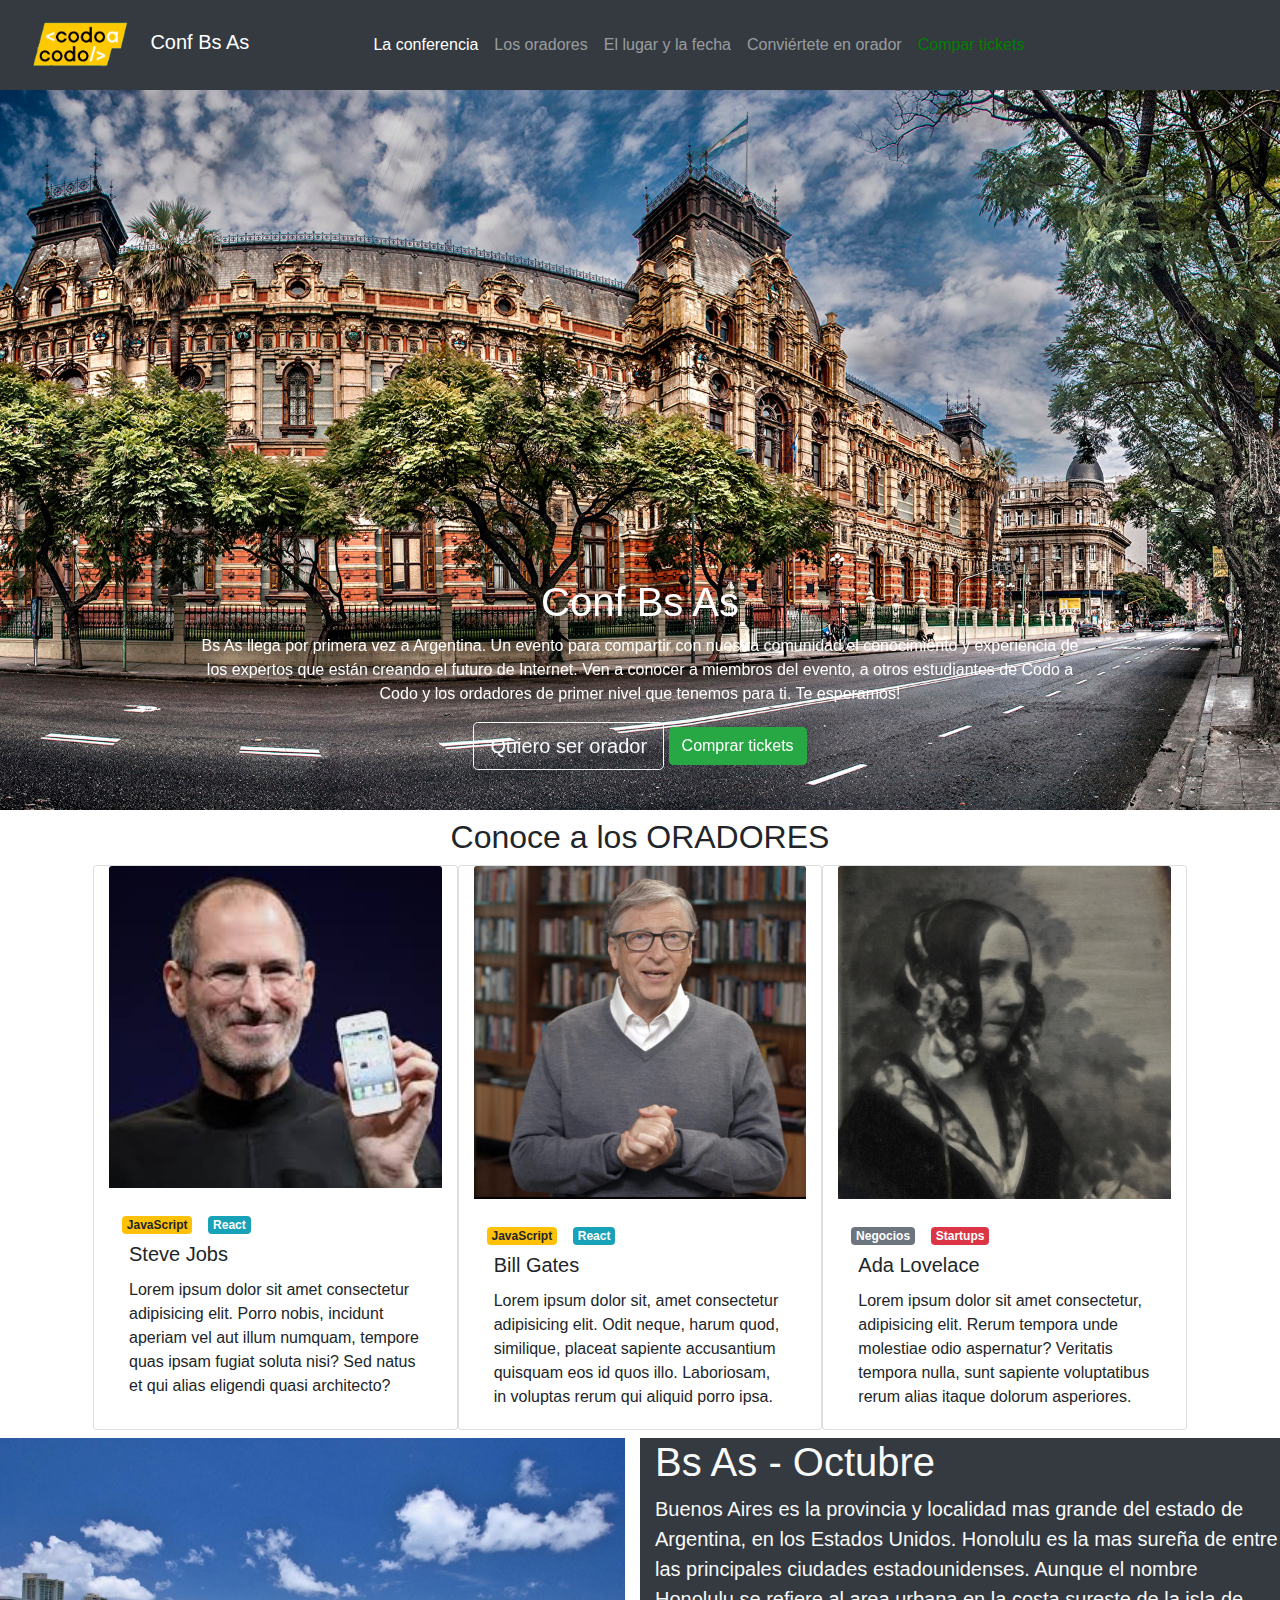
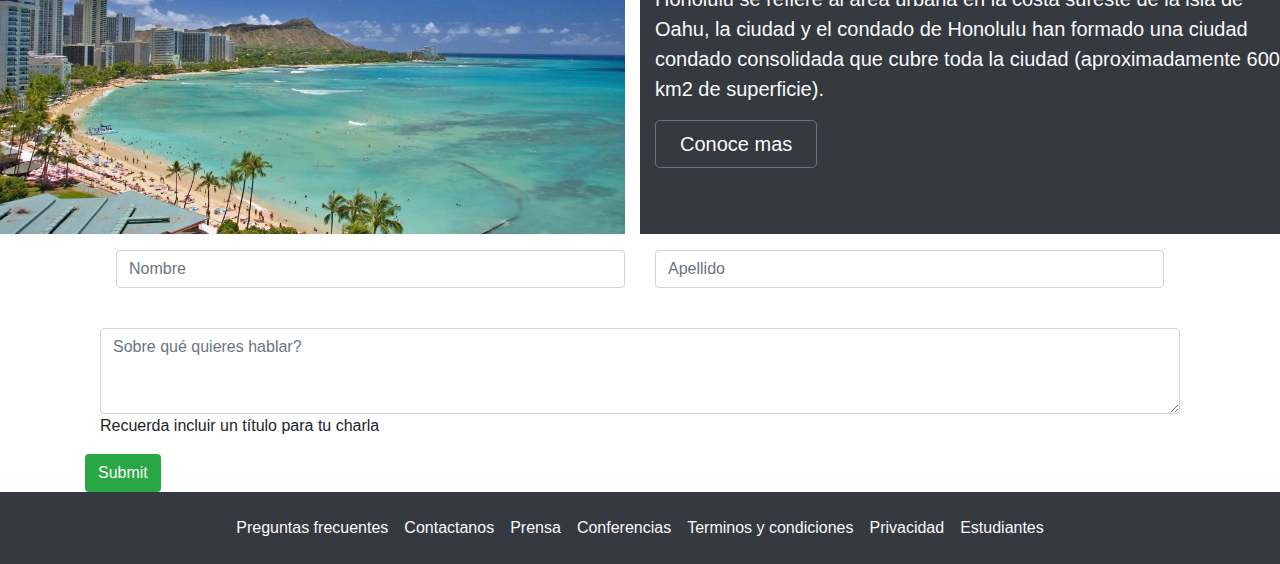
<file: tp1-frontend/index.html>
<!DOCTYPE html>
<html lang="en">
  <head>
    <meta charset="UTF-8" />
    <meta http-equiv="X-UA-Compatible" content="IE=edge" />
    <meta name="viewport" content="width=device-width, initial-scale=1.0" />
    <link rel="stylesheet" href="https://cdn.jsdelivr.net/npm/bootstrap@4.6.2/dist/css/bootstrap.min.css" />
    <link rel="stylesheet" href="styles/styles.css" />
    <title>Conf Bs As</title>
  </head>
  <body>
    <nav class="navbar navbar-expand-lg navbar-dark bg-dark">
      <div class="brand">
        <img src="images/codoacodo.png" alt="" class="img-fluid logoImg" />
        <a class="navbar-brand" href="#">Conf Bs As</a>
      </div>
      <button class="navbar-toggler" type="button" data-toggle="collapse" data-target="#navbarNavAltMarkup" aria-controls="navbarNavAltMarkup" aria-expanded="false" aria-label="Toggle navigation">
        <span class="navbar-toggler-icon"></span>
      </button>
      <div class="collapse navbar-collapse" id="navbarNavAltMarkup">
        <div class="navbar-nav">
          <a class="nav-item nav-link active" href="#">La conferencia</a>
          <a class="nav-item nav-link" href="#">Los oradores</a>
          <a class="nav-item nav-link" href="#">El lugar y la fecha</a>
          <a class="nav-item nav-link" href="#">Conviértete en orador</a>
          <a class="nav-item nav-link" href="#"><span class="tickets">Compar tickets</span></a>
        </div>
      </div>
    </nav>
    <div id="carouselExampleSlidesOnly" class="carousel slide" data-ride="carousel">
      <div class="carousel-inner">
        <div>
          <div class="carousel-caption">
            <h1>Conf Bs As</h1>
            <p>
              Bs As llega por primera vez a Argentina. Un evento para compartir con nuestra comunidad el conocimiento y experiencia de los expertos que están creando el futuro de Internet. Ven a
              conocer a miembros del evento, a otros estudiantes de Codo a Codo y los ordadores de primer nivel que tenemos para ti. Te esperamos!
            </p>
            <a class="btn btn-outline-light btn-lg" href="#!" role="button">Quiero ser orador</a>
            <a class="btn btn-success" href="" role="button">Comprar tickets</a>
          </div>
          <div class="carousel-item active" style="background-color: rgba(0, 0, 0, 0.6)">
            <img class="d-block w-100 mask" src="images/ba1.jpg" alt="First slide" style="background-color: rgba(0, 0, 0, 0.6)" />
          </div>
          <div class="carousel-item">
            <img class="d-block w-100 mask" src="images/ba2.jpg" alt="Second slide" />
          </div>
          <div class="carousel-item">
            <img class="d-block w-100 mask" src="images/ba3.jpg" alt="Third slide" />
          </div>
        </div>
      </div>
    </div>
    <section>
      <div class="container">
        <div class="d-flex row m-2">
          <div class="col-12 d-flex justify-content-center">
            <h2>Conoce a los ORADORES</h2>
          </div>
          <div class="card col-12 col-sm-4">
            <img class="card-img-top" src="images/steve.jpg" alt="Card image cap" />
            <div class="card-body">
              <div class="row">
                <span class="badge badge-warning m-2">JavaScript</span>
                <span class="badge badge-info m-2">React</span>
              </div>
              <h5 class="card-title">Steve Jobs</h5>
              <p class="card-text">
                Lorem ipsum dolor sit amet consectetur adipisicing elit. Porro nobis, incidunt aperiam vel aut illum numquam, tempore quas ipsam fugiat soluta nisi? Sed natus et qui alias eligendi
                quasi architecto?
              </p>
            </div>
          </div>
          <div class="card col-12 col-sm-4">
            <img class="card-img-top" src="images/bill.jpg" alt="Card image cap" />
            <div class="card-body">
              <div class="row">
                <span class="badge badge-warning m-2">JavaScript</span>
                <span class="badge badge-info m-2">React</span>
              </div>
              <h5 class="card-title">Bill Gates</h5>
              <p class="card-text">
                Lorem ipsum dolor sit, amet consectetur adipisicing elit. Odit neque, harum quod, similique, placeat sapiente accusantium quisquam eos id quos illo. Laboriosam, in voluptas rerum qui
                aliquid porro ipsa.
              </p>
            </div>
          </div>
          <div class="card col-12 col-sm-4">
            <img class="card-img-top" src="images/ada.jpeg" alt="Card image cap" />
            <div class="card-body">
              <div class="row">
                <span class="badge badge-secondary m-2">Negocios</span>
                <span class="badge badge-danger m-2">Startups</span>
              </div>
              <h5 class="card-title">Ada Lovelace</h5>
              <p class="card-text">
                Lorem ipsum dolor sit amet consectetur, adipisicing elit. Rerum tempora unde molestiae odio aspernatur? Veritatis tempora nulla, sunt sapiente voluptatibus rerum alias itaque dolorum
                asperiores.
              </p>
            </div>
          </div>
        </div>
      </div>
    </section>
    <section>
      <div class="row">
        <div class="col-lg-6">
          <img src="images/honolulu.jpg" alt="" class="img-fluid" />
        </div>
        <div class="col-lg-6 bg-dark">
          <h1 class="fw-bold text-light">Bs As - Octubre</h1>
          <p class="lead text-light">
            Buenos Aires es la provincia y localidad mas grande del estado de Argentina, en los Estados Unidos. Honolulu es la mas sureña de entre las principales ciudades estadounidenses. Aunque el
            nombre Honolulu se refiere al area urbana en la costa sureste de la isla de Oahu, la ciudad y el condado de Honolulu han formado una ciudad condado consolidada que cubre toda la ciudad
            (aproximadamente 600 km2 de superficie).
          </p>
          <div>
            <button type="button" class="btn btn-outline-secondary btn-lg px-4 text-light">Conoce mas</button>
          </div>
        </div>
      </div>
    </section>
    <section>
      <form class="container">
        <div class="row m-3">
          <div class="col-6">
            <input type="text" class="form-control" placeholder="Nombre" />
          </div>
          <div class="col-6">
            <input type="text" class="form-control" placeholder="Apellido" />
          </div>
        </div>
        <div class="form-group col-12">
          <label for="exampleFormControlTextarea1"></label>
          <textarea class="form-control" id="exampleFormControlTextarea1" placeholder="Sobre qué quieres hablar?" rows="3"></textarea>
          <p>Recuerda incluir un título para tu charla</p>
        </div>
        <input type="submit" class="btn bg-success rounded text-light" />
      </form>
    </section>
    <footer class="bg-dark">
      <ul class="nav justify-content-center p-3">
        <li class="nav-item">
          <a href="https://getbootstrap.com/docs/5.1/examples/footers/#" class="nav-link px-2 text-light">Preguntas frecuentes</a>
        </li>
        <li class="nav-item">
          <a href="https://getbootstrap.com/docs/5.1/examples/footers/#" class="nav-link px-2 text-light">Contactanos</a>
        </li>
        <li class="nav-item">
          <a href="https://getbootstrap.com/docs/5.1/examples/footers/#" class="nav-link px-2 text-light">Prensa</a>
        </li>
        <li class="nav-item">
          <a href="https://getbootstrap.com/docs/5.1/examples/footers/#" class="nav-link px-2 text-light">Conferencias</a>
        </li>
        <li class="nav-item">
          <a href="https://getbootstrap.com/docs/5.1/examples/footers/#" class="nav-link px-2 text-light">Terminos y condiciones</a>
        </li>
        <li class="nav-item">
          <a href="https://getbootstrap.com/docs/5.1/examples/footers/#" class="nav-link px-2 text-light">Privacidad</a>
        </li>
        <li class="nav-item">
          <a href="https://getbootstrap.com/docs/5.1/examples/footers/#" class="nav-link px-2 text-light">Estudiantes</a>
        </li>
      </ul>
    </footer>
    <script src="https://ajax.googleapis.com/ajax/libs/jquery/3.3.1/jquery.min.js"></script>
    <script src="https://cdnjs.cloudflare.com/ajax/libs/popper.js/1.14.0/umd/popper.min.js"></script>
    <script src="https://cdn.jsdelivr.net/npm/bootstrap@4.6.2/dist/js/bootstrap.min.js"></script>
  </body>
</html>
</file>
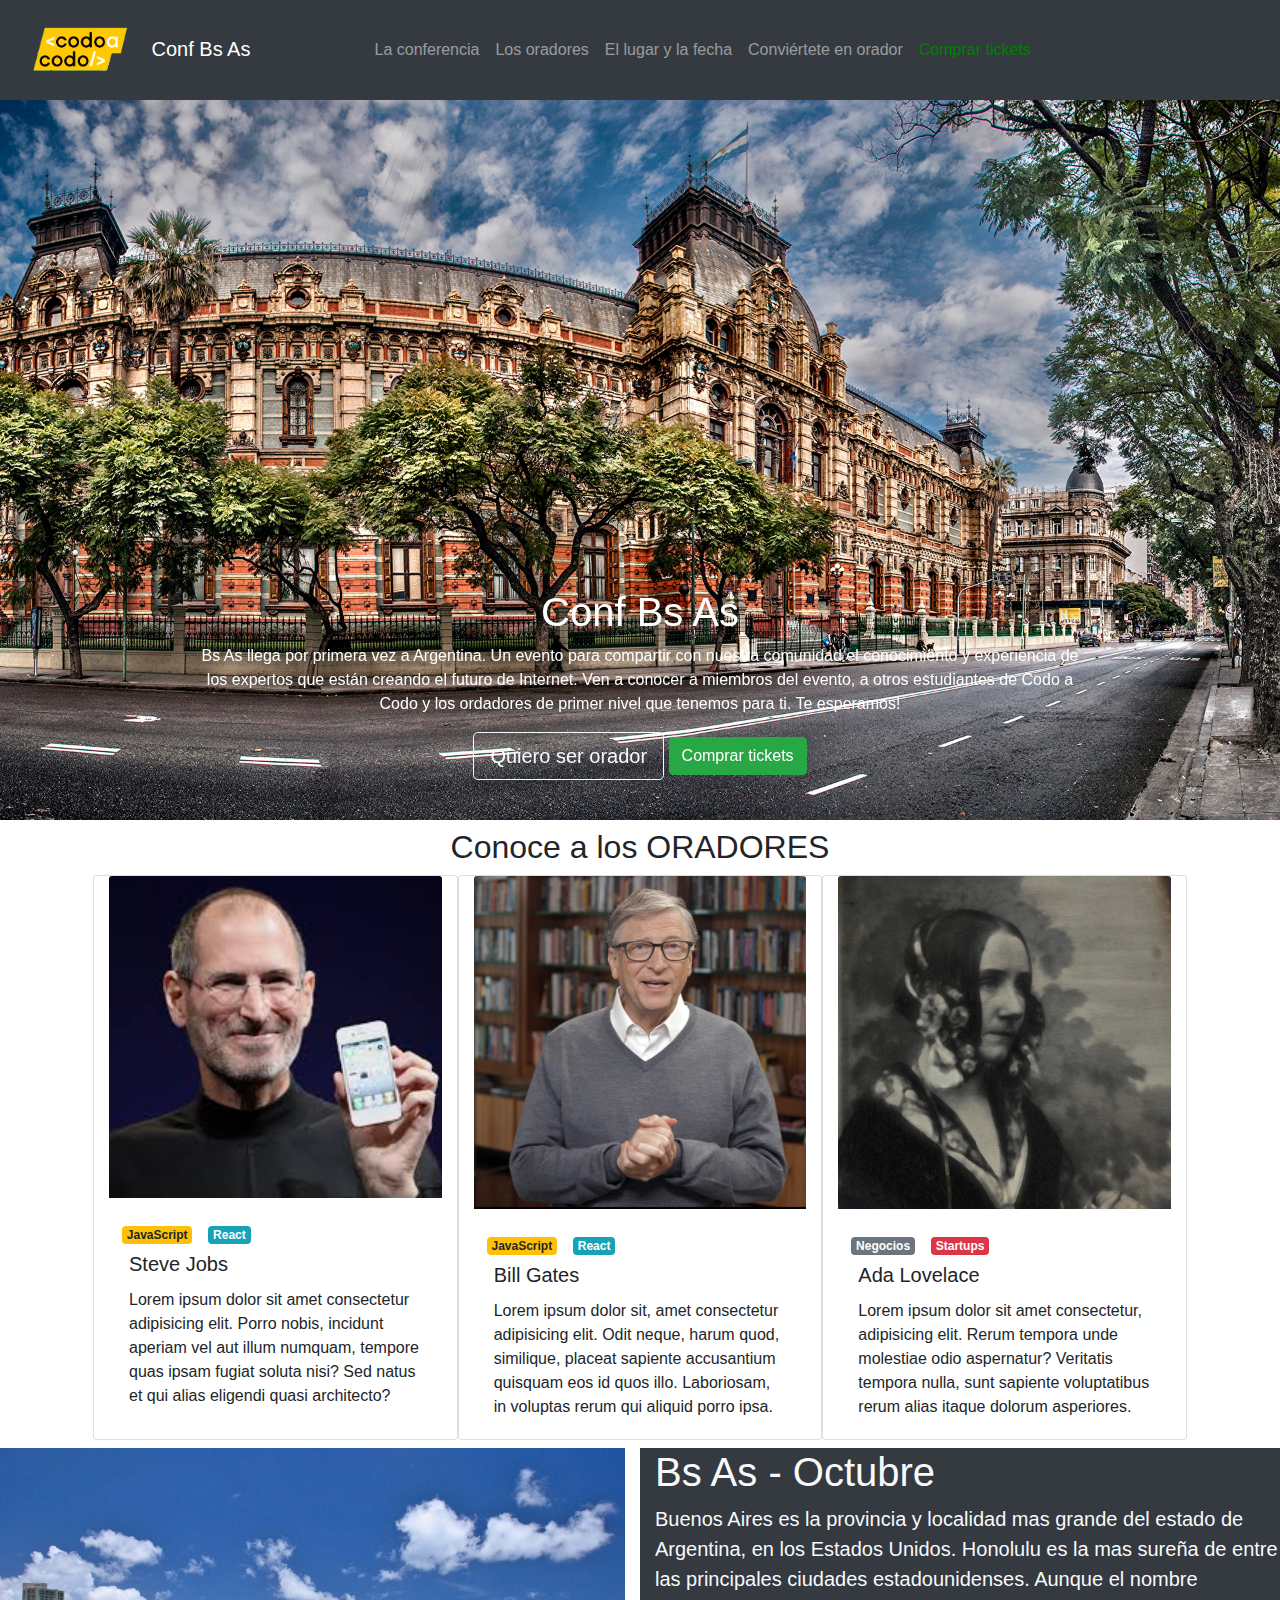
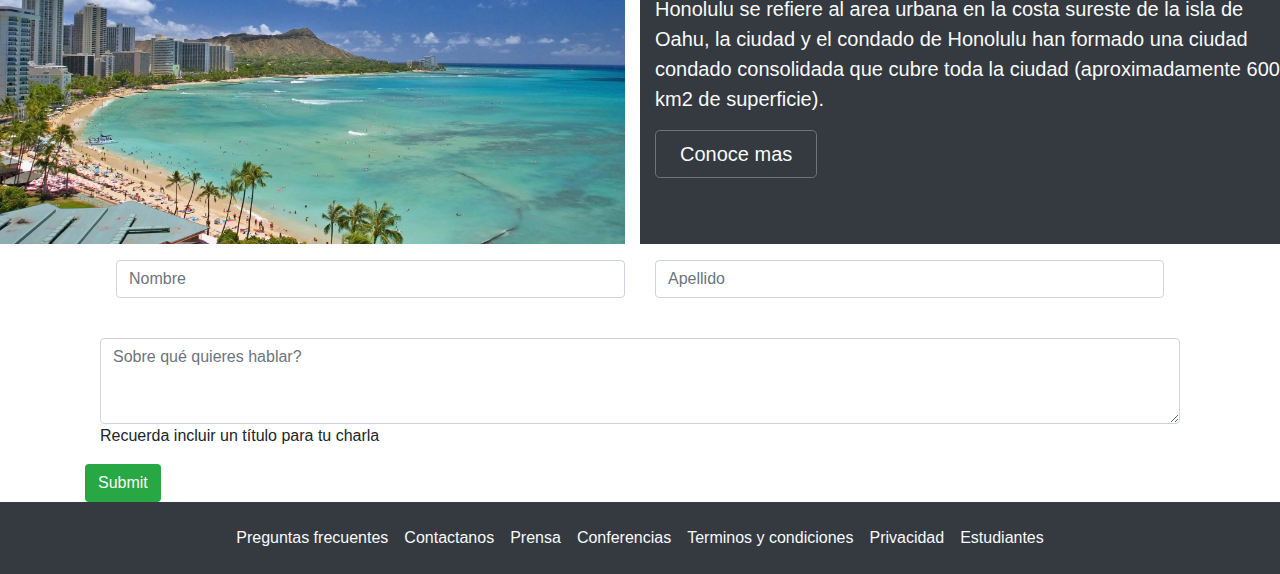
<file: tp2-frontend/index.html>
<!DOCTYPE html>
<html lang="en">
  <head>
    <meta charset="UTF-8" />
    <meta http-equiv="X-UA-Compatible" content="IE=edge" />
    <meta name="viewport" content="width=device-width, initial-scale=1.0" />
    <link rel="stylesheet" href="https://cdn.jsdelivr.net/npm/bootstrap@4.6.2/dist/css/bootstrap.min.css" />
    <link rel="stylesheet" href="styles/styles.css" />
    <title>Conf Bs As</title>
  </head>
  <body>
    <nav class="navbar navbar-expand-lg navbar-dark bg-dark">
      <div class="brand">
        <a class="navbar-brand" href="index.html">
          <img src="images/codoacodo.png" alt="" class="img-fluid logoImg" />
          Conf Bs As</a
        >
      </div>
      <button
        class="navbar-toggler"
        type="button"
        data-toggle="collapse"
        data-target="#navbarNavAltMarkup"
        aria-controls="navbarNavAltMarkup"
        aria-expanded="false"
        aria-label="Toggle navigation">
        <span class="navbar-toggler-icon"></span>
      </button>
      <div class="collapse navbar-collapse" id="navbarNavAltMarkup">
        <div class="navbar-nav">
          <a class="nav-item nav-link" href="#conf">La conferencia</a>
          <a class="nav-item nav-link" href="#oradores">Los oradores</a>
          <a class="nav-item nav-link" href="#lugar">El lugar y la fecha</a>
          <a class="nav-item nav-link" href="#form">Conviértete en orador</a>
          <a class="nav-item nav-link" href="./pages/tickets.html">
            <span class="tickets"> Comprar tickets </span>
          </a>
        </div>
      </div>
    </nav>
    <div id="carouselExampleSlidesOnly" class="carousel slide" data-ride="carousel">
      <div class="carousel-inner">
        <div>
          <div class="carousel-caption" id="conf">
            <h1>Conf Bs As</h1>
            <p>
              Bs As llega por primera vez a Argentina. Un evento para compartir con nuestra comunidad el conocimiento y experiencia de los expertos
              que están creando el futuro de Internet. Ven a conocer a miembros del evento, a otros estudiantes de Codo a Codo y los ordadores de
              primer nivel que tenemos para ti. Te esperamos!
            </p>
            <a class="btn btn-outline-light btn-lg" href="#form" role="button">Quiero ser orador</a>
            <a class="btn btn-success" href="./pages/tickets.html" role="button">Comprar tickets</a>
          </div>
          <div class="carousel-item active" style="background-color: rgba(0, 0, 0, 0.6)">
            <img class="d-block w-100 mask" src="images/ba1.jpg" alt="First slide" style="background-color: rgba(0, 0, 0, 0.6)" />
          </div>
          <div class="carousel-item">
            <img class="d-block w-100 mask" src="images/ba2.jpg" alt="Second slide" />
          </div>
          <div class="carousel-item">
            <img class="d-block w-100 mask" src="images/ba3.jpg" alt="Third slide" />
          </div>
        </div>
      </div>
    </div>
    <section>
      <div class="container">
        <div class="d-flex row m-2">
          <div class="col-12 d-flex justify-content-center" id="oradores">
            <h2>Conoce a los ORADORES</h2>
          </div>
          <div class="card col-12 col-sm-4">
            <img class="card-img-top" src="images/steve.jpg" alt="Card image cap" />
            <div class="card-body">
              <div class="row">
                <span class="badge badge-warning m-2">JavaScript</span>
                <span class="badge badge-info m-2">React</span>
              </div>
              <h5 class="card-title">Steve Jobs</h5>
              <p class="card-text">
                Lorem ipsum dolor sit amet consectetur adipisicing elit. Porro nobis, incidunt aperiam vel aut illum numquam, tempore quas ipsam
                fugiat soluta nisi? Sed natus et qui alias eligendi quasi architecto?
              </p>
            </div>
          </div>
          <div class="card col-12 col-sm-4">
            <img class="card-img-top" src="images/bill.jpg" alt="Card image cap" />
            <div class="card-body">
              <div class="row">
                <span class="badge badge-warning m-2">JavaScript</span>
                <span class="badge badge-info m-2">React</span>
              </div>
              <h5 class="card-title">Bill Gates</h5>
              <p class="card-text">
                Lorem ipsum dolor sit, amet consectetur adipisicing elit. Odit neque, harum quod, similique, placeat sapiente accusantium quisquam eos
                id quos illo. Laboriosam, in voluptas rerum qui aliquid porro ipsa.
              </p>
            </div>
          </div>
          <div class="card col-12 col-sm-4">
            <img class="card-img-top" src="images/ada.jpeg" alt="Card image cap" />
            <div class="card-body">
              <div class="row">
                <span class="badge badge-secondary m-2">Negocios</span>
                <span class="badge badge-danger m-2">Startups</span>
              </div>
              <h5 class="card-title">Ada Lovelace</h5>
              <p class="card-text">
                Lorem ipsum dolor sit amet consectetur, adipisicing elit. Rerum tempora unde molestiae odio aspernatur? Veritatis tempora nulla, sunt
                sapiente voluptatibus rerum alias itaque dolorum asperiores.
              </p>
            </div>
          </div>
        </div>
      </div>
    </section>
    <section>
      <div class="row">
        <div class="col-lg-6">
          <img src="images/honolulu.jpg" alt="" class="img-fluid" />
        </div>
        <div class="col-lg-6 bg-dark" id="lugar">
          <h1 class="fw-bold text-light">Bs As - Octubre</h1>
          <p class="lead text-light">
            Buenos Aires es la provincia y localidad mas grande del estado de Argentina, en los Estados Unidos. Honolulu es la mas sureña de entre las
            principales ciudades estadounidenses. Aunque el nombre Honolulu se refiere al area urbana en la costa sureste de la isla de Oahu, la
            ciudad y el condado de Honolulu han formado una ciudad condado consolidada que cubre toda la ciudad (aproximadamente 600 km2 de
            superficie).
          </p>
          <div>
            <button type="button" class="btn btn-outline-secondary btn-lg px-4 text-light">Conoce mas</button>
          </div>
        </div>
      </div>
    </section>
    <section>
      <form class="container" id="form">
        <div class="row m-3">
          <div class="col-6">
            <input type="text" class="form-control" placeholder="Nombre" />
          </div>
          <div class="col-6">
            <input type="text" class="form-control" placeholder="Apellido" />
          </div>
        </div>
        <div class="form-group col-12">
          <label for="exampleFormControlTextarea1"></label>
          <textarea class="form-control" id="exampleFormControlTextarea1" placeholder="Sobre qué quieres hablar?" rows="3"></textarea>
          <p>Recuerda incluir un título para tu charla</p>
        </div>
        <input type="submit" class="btn bg-success rounded text-light" />
      </form>
    </section>
    <footer class="bg-dark">
      <ul class="nav justify-content-center p-3">
        <li class="nav-item">
          <a href="https://getbootstrap.com/docs/5.1/examples/footers/#" class="nav-link px-2 text-light">Preguntas frecuentes</a>
        </li>
        <li class="nav-item">
          <a href="https://getbootstrap.com/docs/5.1/examples/footers/#" class="nav-link px-2 text-light">Contactanos</a>
        </li>
        <li class="nav-item">
          <a href="https://getbootstrap.com/docs/5.1/examples/footers/#" class="nav-link px-2 text-light">Prensa</a>
        </li>
        <li class="nav-item">
          <a href="https://getbootstrap.com/docs/5.1/examples/footers/#" class="nav-link px-2 text-light">Conferencias</a>
        </li>
        <li class="nav-item">
          <a href="https://getbootstrap.com/docs/5.1/examples/footers/#" class="nav-link px-2 text-light">Terminos y condiciones</a>
        </li>
        <li class="nav-item">
          <a href="https://getbootstrap.com/docs/5.1/examples/footers/#" class="nav-link px-2 text-light">Privacidad</a>
        </li>
        <li class="nav-item">
          <a href="https://getbootstrap.com/docs/5.1/examples/footers/#" class="nav-link px-2 text-light">Estudiantes</a>
        </li>
      </ul>
    </footer>
    <script src="https://ajax.googleapis.com/ajax/libs/jquery/3.3.1/jquery.min.js"></script>
    <script src="https://cdnjs.cloudflare.com/ajax/libs/popper.js/1.14.0/umd/popper.min.js"></script>
    <script src="https://cdn.jsdelivr.net/npm/bootstrap@4.6.2/dist/js/bootstrap.min.js"></script>
  </body>
</html>
</file>
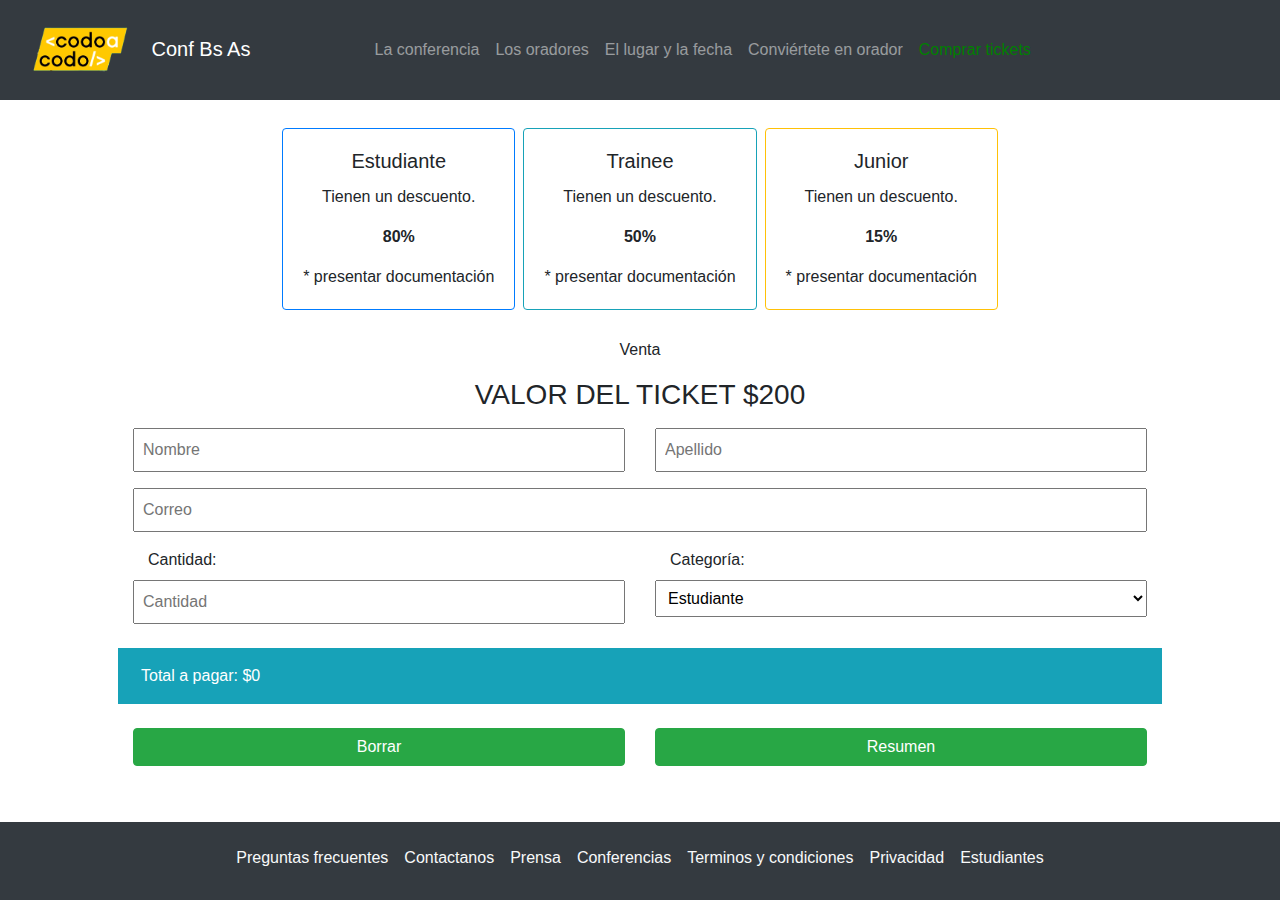
<file: tp2-frontend/pages/tickets.html>
<!DOCTYPE html>
<html lang="en">
  <head>
    <meta charset="UTF-8" />
    <meta http-equiv="X-UA-Compatible" content="IE=edge" />
    <meta name="viewport" content="width=device-width, initial-scale=1.0" />
    <link rel="stylesheet" href="https://cdn.jsdelivr.net/npm/bootstrap@4.6.2/dist/css/bootstrap.min.css" />
    <link rel="stylesheet" href="../styles/styles.css" />
    <title>Conf Bs As</title>
  </head>
  <body class="bg-dark">
    <nav class="navbar navbar-expand-lg navbar-dark bg-dark">
      <div class="brand">
        <a class="navbar-brand" href="../index.html">
          <img src="../images/codoacodo.png" alt="" class="img-fluid logoImg" />
          Conf Bs As</a
        >
      </div>
      <button
        class="navbar-toggler"
        type="button"
        data-toggle="collapse"
        data-target="#navbarNavAltMarkup"
        aria-controls="navbarNavAltMarkup"
        aria-expanded="false"
        aria-label="Toggle navigation">
        <span class="navbar-toggler-icon"></span>
      </button>
      <div class="collapse navbar-collapse" id="navbarNavAltMarkup">
        <div class="navbar-nav">
          <a class="nav-item nav-link" href="#">La conferencia</a>
          <a class="nav-item nav-link" href="#">Los oradores</a>
          <a class="nav-item nav-link" href="#">El lugar y la fecha</a>
          <a class="nav-item nav-link" href="#">Conviértete en orador</a>
          <a class="nav-item nav-link active" href="tickets.html"><span class="tickets">Comprar tickets</span></a>
        </div>
      </div>
    </nav>
    <section class="bg-white">
      <div class="container">
        <div class="row justify-content-center p-4">
          <div class="card m-1 border border-primary align-items-center">
            <div class="card-body">
              <h5 class="card-title d-flex justify-content-center">Estudiante</h5>
              <p class="card-text d-flex justify-content-center">Tienen un descuento.</p>
              <p class="card-text d-flex justify-content-center font-weight-bold">80%</p>
              <p class="card-text d-flex justify-content-center">* presentar documentación</p>
            </div>
          </div>
          <div class="card m-1 border border-info align-items-center"">
          <div class="card-body">
            <h5 class="card-title d-flex justify-content-center">Trainee</h5>
            <p class="card-text d-flex justify-content-center">Tienen un descuento.</p>
            <p class="card-text d-flex justify-content-center font-weight-bold">50%</p>
            <p class="card-text d-flex justify-content-center">* presentar documentación</p>
          </div>
        </div>
        <div class="card m-1 border border-warning align-items-center">
          <div class="card-body">
            <h5 class="card-title d-flex justify-content-center">Junior</h5>
            <p class="card-text d-flex justify-content-center">Tienen un descuento.</p>
            <p class="card-text d-flex justify-content-center font-weight-bold">15%</p>
            <p class="card-text d-flex justify-content-center">* presentar documentación</p>
          </div>
        </div>
        <div class="row justify-content-center m-4">
          <div class="col-12">
            <p class="d-flex justify-content-center">Venta</p>
            <h3 class="text-center">VALOR DEL TICKET $200</h3>
          </div>
          <div class="col-12">
            <form action="">
              <div>
                <div class="row">
                  <div class="col-sm-6 col-12 my-2">
                    <input type="text" name="name" id="name" placeholder="Nombre" class="col-12 p-2" />
                  </div>
                  <div class="col-sm-6 col-12 my-2">
                    <input type="text" name="surname" id="surname" placeholder="Apellido" class="col-12 p-2" />
                  </div>
                </div>
                <input type="email" class="col-12 my-2 p-2" name="email" id="email" placeholder="Correo" />
              </div>
              <div class="row">
                <div class="col-sm-6 col-12 my-2">
                  <label class="col-12">Cantidad:</label>
                  <input class="col-12 p-2" type="number" id="quantity" placeholder="Cantidad" />
                </div>
                <div class="col-sm-6 col-12 my-2">
                  <label class="col-12">Categoría:</label>
                  <select name="category" id="category" class="col-12 p-2">
                    <option value="student" id="student">Estudiante</option>
                    <option value="trainee" id="trainee">Trainee</option>
                    <option value="junior" id="junior">Junior</option>
                  </select>
                </div>
                <div class="col-12 my-3 p-2 bg-info">
                  <label class="col-12 text-white my-2">Total a pagar: $<span id="resume">0</span></label>
                </div>
              </div>
              <div class="row">
                <div class="col-12 col-sm-6">
                  <input type="reset" value="Borrar" class="btn btn-success col-12 my-2" />
                </div>
                <div class="col-12 col-sm-6">
                  <input type="button" value="Resumen" class="btn btn-success col-12 my-2" onclick="CalculateTickets()" />
                </div>
              </div>
            </form>
          </div>
        </div>
      </div>
    </section>
    <footer class="bg-dark">
      <ul class="nav justify-content-center p-3">
        <li class="nav-item">
          <a href="https://getbootstrap.com/docs/5.1/examples/footers/#" class="nav-link px-2 text-light">Preguntas frecuentes</a>
        </li>
        <li class="nav-item">
          <a href="https://getbootstrap.com/docs/5.1/examples/footers/#" class="nav-link px-2 text-light">Contactanos</a>
        </li>
        <li class="nav-item">
          <a href="https://getbootstrap.com/docs/5.1/examples/footers/#" class="nav-link px-2 text-light">Prensa</a>
        </li>
        <li class="nav-item">
          <a href="https://getbootstrap.com/docs/5.1/examples/footers/#" class="nav-link px-2 text-light">Conferencias</a>
        </li>
        <li class="nav-item">
          <a href="https://getbootstrap.com/docs/5.1/examples/footers/#" class="nav-link px-2 text-light">Terminos y condiciones</a>
        </li>
        <li class="nav-item">
          <a href="https://getbootstrap.com/docs/5.1/examples/footers/#" class="nav-link px-2 text-light">Privacidad</a>
        </li>
        <li class="nav-item">
          <a href="https://getbootstrap.com/docs/5.1/examples/footers/#" class="nav-link px-2 text-light">Estudiantes</a>
        </li>
      </ul>
    </footer>
    <script src="https://ajax.googleapis.com/ajax/libs/jquery/3.3.1/jquery.min.js"></script>
    <script src="https://cdnjs.cloudflare.com/ajax/libs/popper.js/1.14.0/umd/popper.min.js"></script>
    <script src="https://cdn.jsdelivr.net/npm/bootstrap@4.6.2/dist/js/bootstrap.min.js"></script>
    <script src="../js/CalculateTickets.js"></script>
  </body>
</html>
</file>
<file: tp1-frontend/styles/styles.css>
.logoImg {
  max-width: 130px;
}
.tickets {
  color: green;
}
.brand {
  margin-right: 100px;
}
</file>
<file: tp2-frontend/styles/styles.css>
.logoImg {
  max-width: 130px;
}
.tickets {
  color: green;
}
.brand {
  margin-right: 100px;
}
</file>
